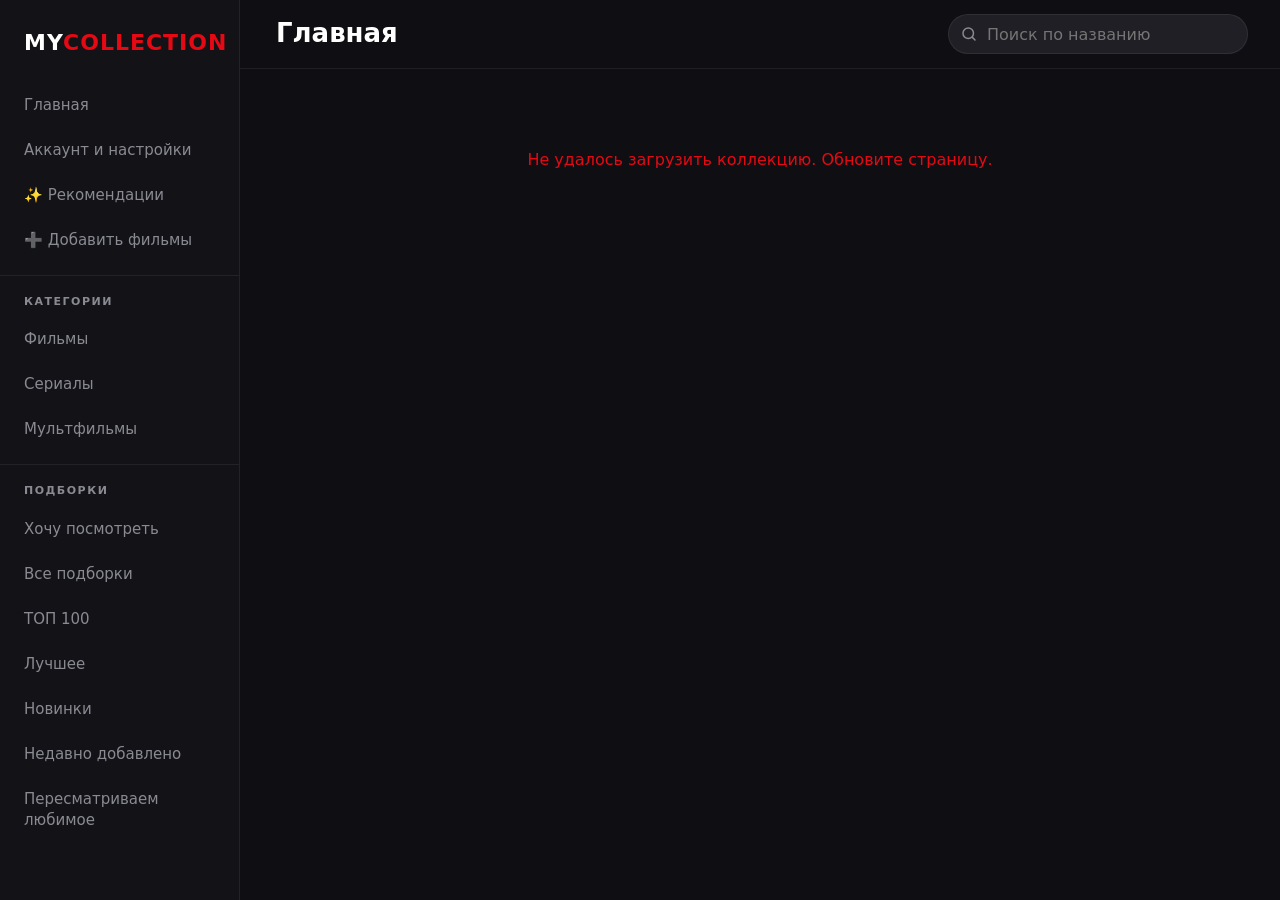
<file: index.html>
<!DOCTYPE html>
<html lang="ru">
<head>
    <meta charset="UTF-8">
    <meta name="viewport" content="width=device-width, initial-scale=1, viewport-fit=cover">
    <title>Моя коллекция</title>
    <meta name="description" content="Личная коллекция фильмов, сериалов и мультфильмов: оценки, отзывы, трейлеры и ТОП-100.">
    <meta name="theme-color" content="#0f0f13">
    <meta property="og:type" content="website">
    <meta property="og:site_name" content="Моя коллекция">
    <meta property="og:title" content="Моя коллекция фильмов">
    <meta property="og:description" content="Фильмы, сериалы и мультфильмы с моими оценками, отзывами и трейлерами.">
    <meta property="og:url" content="https://h0usehome.github.io/top_films_by_me/">
    <meta property="og:image" content="https://h0usehome.github.io/top_films_by_me/og-image.png">
    <meta property="og:image:width" content="1200">
    <meta property="og:image:height" content="630">
    <meta property="og:locale" content="ru_RU">
    <meta name="twitter:card" content="summary_large_image">
    <link rel="icon" type="image/svg+xml" href="favicon.svg">
    <link rel="apple-touch-icon" href="apple-touch-icon.png">
    <link rel="preconnect" href="https://ktacbvcwsyajpeacdmwt.supabase.co" crossorigin>
    <link rel="preconnect" href="https://image.tmdb.org">
    <link rel="preconnect" href="https://avatars.mds.yandex.net">
    <meta name="format-detection" content="telephone=no">
    <link rel="stylesheet" href="style.css?v=discover-4">
    <script src="config.js" defer></script>
    <script src="common.js" defer></script>
    <script src="tg.js" defer></script>
    <script src="tmdb-helper.js" defer></script>
    <script src="tastes.js?v=taste-genres-1" defer></script>
    <script src="discover.js?v=discover-review-1" defer></script>
    <script src="app.js?v=taste-onboarding-1" defer></script>
</head>
<body>
    <a class="skip-link" href="#contentGrid">К содержимому</a>

    <nav class="sidebar" id="sidebar" aria-label="Разделы">
        <div class="brand">MY<span>COLLECTION</span></div>
        <div class="brand-owner" id="brandOwner"></div>
        <a class="nav-item" href="./" data-nav data-key="main">Главная</a>
        <a class="nav-item" href="?view=account" data-nav data-key="account">Аккаунт и настройки</a>
        <a class="nav-item" href="?view=recs" data-nav data-key="recs">✨ Рекомендации</a>
        <a class="nav-item" href="?view=discover" data-nav data-key="discover">➕ Добавить фильмы</a>

        <h3>Категории</h3>
        <a class="nav-item" href="?view=movies" data-nav data-key="movies">Фильмы</a>
        <a class="nav-item" href="?view=series" data-nav data-key="series">Сериалы</a>
        <a class="nav-item" href="?view=cartoons" data-nav data-key="cartoons">Мультфильмы</a>

        <h3>Подборки</h3>
        <a class="nav-item" href="?view=watch" data-nav data-key="watch">Хочу посмотреть</a>
        <a class="nav-item" href="?view=collections" data-nav data-key="collections">Все подборки</a>
        <a class="nav-item" href="?view=top100" data-nav data-key="top100">ТОП 100</a>
        <a class="nav-item" href="?view=best" data-nav data-key="best">Лучшее</a>
        <a class="nav-item" href="?view=new" data-nav data-key="new">Новинки</a>
        <a class="nav-item" href="?view=recent" data-nav data-key="recent">Недавно добавлено</a>
        <a class="nav-item" href="?view=rewatch" data-nav data-key="rewatch">Пересматриваем любимое</a>

        <h3 id="listsHeading" hidden>Мои списки</h3>
        <div id="dynamicLists"></div>
    </nav>
    <div class="sidebar-overlay" data-action="close-drawer"></div>

    <main class="main">
        <header class="header" id="header">
            <div class="header-row">
                <button type="button" class="icon-btn burger" id="burger" data-action="drawer" aria-label="Меню" aria-controls="sidebar" aria-expanded="false">
                    <svg viewBox="0 0 24 24" aria-hidden="true"><path d="M3 6h18M3 12h18M3 18h18"/></svg>
                </button>
                <a class="icon-btn back-btn" id="backToMain" href="./" data-nav aria-label="На главную" hidden>
                    <svg viewBox="0 0 24 24" aria-hidden="true"><path d="M15 5l-7 7 7 7"/></svg>
                </a>
                <h1 class="page-title" id="pageTitle">Главная</h1>
                <form class="search" id="searchForm" role="search">
                    <svg viewBox="0 0 24 24" aria-hidden="true"><circle cx="11" cy="11" r="7"/><path d="M20 20l-3.5-3.5"/></svg>
                    <input type="search" id="search" placeholder="Поиск по названию" aria-label="Поиск по названию" autocomplete="off" enterkeyhint="search">
                </form>
                <button type="button" class="icon-btn search-toggle" data-action="search" aria-label="Поиск">
                    <svg viewBox="0 0 24 24" aria-hidden="true"><circle cx="11" cy="11" r="7"/><path d="M20 20l-3.5-3.5"/></svg>
                </button>
            </div>

            <div class="filters" id="filtersBar" hidden>
                <select class="select" id="genreSelect" aria-label="Жанр">
                </select>
                <select class="select" id="sortSelect" aria-label="Сортировка">
                    <option value="default">По умолчанию</option>
                    <option value="rating_desc">Рейтинг ↓</option>
                    <option value="rating_asc">Рейтинг ↑</option>
                    <option value="year_desc">Сначала новые</option>
                    <option value="year_asc">Сначала старые</option>
                    <option value="title">По названию</option>
                </select>
                <span class="result-count" id="resultCount"></span>
            </div>
        </header>

        <div class="content">
            <div class="grid" id="contentGrid" aria-live="polite">
                <div class="skeleton"></div><div class="skeleton"></div><div class="skeleton"></div>
                <div class="skeleton"></div><div class="skeleton"></div><div class="skeleton"></div>
            </div>
        </div>
    </main>

    <nav class="tabbar" aria-label="Основные разделы">
        <a href="./" data-nav data-key="main" data-also="watch movies series cartoons">
            <svg viewBox="0 0 24 24" aria-hidden="true"><path d="M3 11l9-7 9 7v9h-6v-6H9v6H3z"/></svg>Главная
        </a>
        <a href="?view=discover" data-nav data-key="discover" data-personal>
            <svg viewBox="0 0 24 24" aria-hidden="true"><circle cx="10.5" cy="10.5" r="6.5"/><path d="m16 16 4 4"/></svg>Найти
        </a>
        <a href="?view=collections" data-nav data-key="collections" data-also="top100 best new recent rewatch list recs">
            <svg viewBox="0 0 24 24" aria-hidden="true"><path d="M12 3 3 8l9 5 9-5ZM3 12l9 5 9-5M3 16l9 5 9-5"/></svg>Подборки
        </a>
        <a href="?view=account" data-nav data-key="account" data-also="tastes" data-personal>
            <span class="tab-icon" id="accountTabIcon"><svg viewBox="0 0 24 24" aria-hidden="true"><circle cx="12" cy="8" r="4"/><path d="M4 21a8 8 0 0 1 16 0"/></svg></span>Профиль
        </a>
    </nav>

    <div class="modal-overlay" id="modalOverlay" hidden>
        <div class="modal" role="dialog" aria-modal="true" aria-labelledby="filmTitle">
            <button type="button" class="modal-close" data-action="close-film" aria-label="Назад"><span aria-hidden="true">‹</span></button>
            <div class="modal-scroll" id="modalContent">
                <div class="film" id="modalBody"></div>
            </div>
        </div>
    </div>

    <div class="sheet-overlay" id="sheetOverlay" hidden>
        <div class="sheet" tabindex="-1" role="dialog" aria-modal="true" aria-label="Действия с фильмом">
            <div class="sheet-grabber" aria-hidden="true"></div>
            <div id="sheetBody"></div>
        </div>
    </div>

    <div class="toast" id="toast" role="status" aria-live="polite"></div>

    <div class="trailer-overlay" id="trailerOverlay" hidden>
        <button type="button" class="modal-close" data-action="close-trailer" aria-label="Закрыть трейлер">&times;</button>
        <div class="trailer-frame" id="trailerFrame"></div>
    </div>
</body>
</html>
</file>
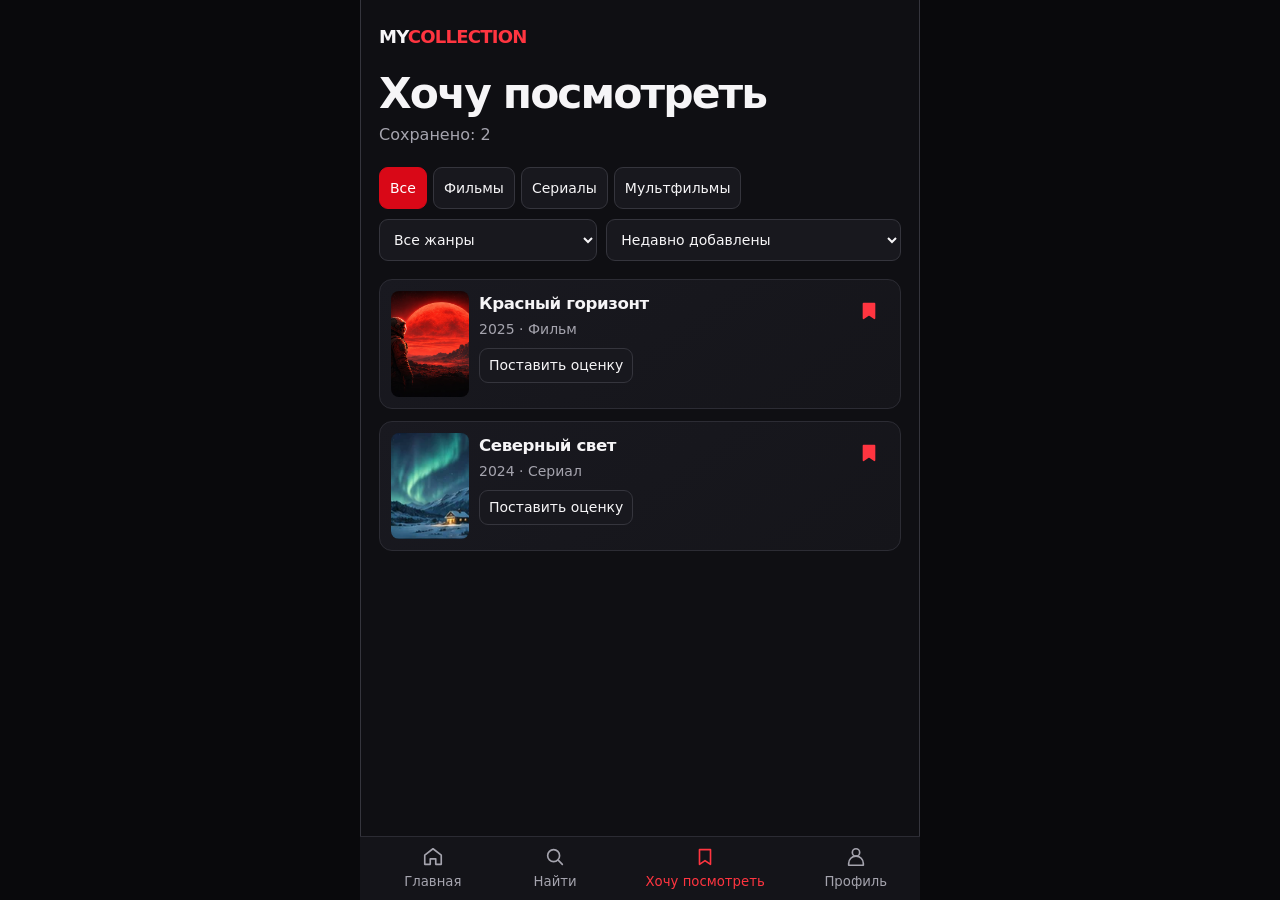
<file: preview/index.html>
<!doctype html>
<html lang="ru">
<head>
<meta charset="utf-8">
<meta name="viewport" content="width=device-width, initial-scale=1, viewport-fit=cover">
<meta name="theme-color" content="#0f0f13">
<title>MyCollection — тестовая версия</title>
<link rel="stylesheet" href="style.css">
<script src="app.js" defer></script>
</head>
<body>
<div id="app" class="shell"></div>
<dialog id="dialog"></dialog>
<div id="notice" role="status" aria-live="polite" hidden></div>
</body>
</html>
</file>
<file: style.css>
:root {
    --bg: #0f0f13;
    --surface: #18181d;
    --surface-2: #1f1f25;
    --border: rgba(255, 255, 255, 0.07);
    --primary: #e50914;
    --primary-glow: rgba(229, 9, 20, 0.35);
    --text: #fff;
    --muted: #8a8a93;
    --gold: #f5c518;

    --sidebar-w: 240px;
    --tabbar-h: 58px;
    --pad: 16px;
    --gap: 12px;
    --card-min: 140px;
    --row-card: clamp(128px, 36vw, 170px);
    --radius: 12px;

    /* Внутри Telegram отступы приходят в переменных --tg-*-safe-area-inset-* */
    --safe-top: calc(max(env(safe-area-inset-top, 0px), var(--tg-safe-area-inset-top, 0px)) + var(--tg-content-safe-area-inset-top, 0px));
    --safe-bottom: calc(max(env(safe-area-inset-bottom, 0px), var(--tg-safe-area-inset-bottom, 0px)) + var(--tg-content-safe-area-inset-bottom, 0px));
    --safe-left: max(env(safe-area-inset-left, 0px), var(--tg-safe-area-inset-left, 0px));
    --safe-right: max(env(safe-area-inset-right, 0px), var(--tg-safe-area-inset-right, 0px));
}

*, *::before, *::after { box-sizing: border-box; margin: 0; padding: 0; }
html { -webkit-text-size-adjust: 100%; text-size-adjust: 100%; color-scheme: dark; }
html.no-scroll { overflow: hidden; }
body {
    min-height: 100vh;
    min-height: 100dvh;
    background: var(--bg);
    color: var(--text);
    font-family: 'Segoe UI', system-ui, -apple-system, Roboto, sans-serif;
    line-height: 1.4;
    -webkit-tap-highlight-color: transparent;
}
a { color: inherit; text-decoration: none; }
button, input, select { font: inherit; color: inherit; }
button { cursor: pointer; background: none; border: none; }
img { display: block; max-width: 100%; }
[hidden] { display: none !important; }
:focus-visible { outline: 2px solid var(--primary); outline-offset: 2px; }

/* Telegram Mini App: системная кнопка «Назад» заменяет нашу, без «резинки» при прокрутке */
html.tg, html.tg body { overscroll-behavior: none; }
html.tg .header .back-btn { display: none; }

.skip-link {
    position: absolute; left: 8px; top: -60px; z-index: 2000;
    padding: 10px 16px; border-radius: 8px; background: var(--primary);
}
.skip-link:focus { top: calc(8px + var(--safe-top)); }

.icon-btn {
    flex: 0 0 auto; width: 44px; height: 44px; border-radius: 50%;
    display: inline-flex; align-items: center; justify-content: center;
}
.icon-btn svg, .search svg, .tabbar svg {
    width: 24px; height: 24px; fill: none; stroke: currentColor;
    stroke-width: 2; stroke-linecap: round; stroke-linejoin: round;
}
.icon-btn:active { background: rgba(255, 255, 255, 0.08); }

/* ---------- Боковое меню (на телефоне и планшете — выезжающее) ---------- */

.sidebar {
    position: fixed; inset: 0 auto 0 0; z-index: 300;
    width: min(85vw, 300px);
    height: 100vh; height: 100dvh;
    padding: calc(24px + var(--safe-top)) 0 calc(24px + var(--safe-bottom)) var(--safe-left);
    background: #121217;
    border-right: 1px solid var(--border);
    overflow-y: auto; overscroll-behavior: contain;
    scrollbar-width: thin; scrollbar-color: rgba(255, 255, 255, 0.1) transparent;
    transform: translateX(-100%);
    visibility: hidden;
    transition: transform 0.25s ease, visibility 0.25s;
}
.drawer-open .sidebar { transform: none; visibility: visible; }

.sidebar-overlay {
    position: fixed; inset: 0; z-index: 250;
    background: rgba(0, 0, 0, 0.6);
    opacity: 0; pointer-events: none;
    transition: opacity 0.25s;
}
.drawer-open .sidebar-overlay { opacity: 1; pointer-events: auto; }

.brand { padding: 0 24px; margin-bottom: 24px; font-size: 22px; font-weight: 800; letter-spacing: 1px; }
.brand span { color: var(--primary); }
.brand-owner {
    display: flex; align-items: center; gap: 10px;
    margin: -12px 24px 16px; color: var(--muted); font-size: 13px; font-weight: 600;
}
.brand-owner:empty { display: none; }
.brand-owner span { min-width: 0; overflow: hidden; text-overflow: ellipsis; white-space: nowrap; }
.sidebar h3 {
    margin-top: 12px; padding: 18px 24px 8px;
    border-top: 1px solid var(--border);
    color: var(--muted); font-size: 11px; font-weight: 600; text-transform: uppercase; letter-spacing: 1.5px;
}
.nav-item {
    display: block; padding: 12px 24px; min-height: 44px;
    color: var(--muted); font-size: 15px; font-weight: 500;
    border-right: 3px solid transparent;
    overflow-wrap: anywhere;
    transition: color 0.2s, background 0.2s;
}
.nav-item:hover { color: var(--text); background: rgba(255, 255, 255, 0.04); }
.nav-item.active {
    color: var(--text); border-right-color: var(--primary);
    background: linear-gradient(90deg, transparent, rgba(229, 9, 20, 0.15));
}

/* ---------- Шапка ---------- */

.main { min-width: 0; padding-bottom: calc(var(--tabbar-h) + var(--safe-bottom)); }

.header {
    position: sticky; top: 0; z-index: 100;
    padding: calc(8px + var(--safe-top)) calc(8px + var(--safe-right)) 8px calc(8px + var(--safe-left));
    background: rgba(15, 15, 19, 0.96);
    border-bottom: 1px solid var(--border);
}
.header-row { display: flex; align-items: center; gap: 4px; min-height: 44px; }
.page-title {
    flex: 1; min-width: 0; padding-left: 4px;
    font-size: 20px; font-weight: 800; line-height: 1.2;
    overflow: hidden; text-overflow: ellipsis; white-space: nowrap;
}

.search {
    display: none; flex: 1; position: relative; align-items: center;
}
.search svg { position: absolute; left: 12px; width: 18px; height: 18px; color: var(--muted); pointer-events: none; }
.search input {
    width: 100%; height: 40px; padding: 0 12px 0 38px;
    background: var(--surface-2); border: 1px solid var(--border); border-radius: 20px;
    font-size: 16px; outline: none;
}
.search input:focus { border-color: var(--primary); }
.search input::-webkit-search-cancel-button { filter: invert(1) opacity(0.5); }

/* На телефоне строка поиска раскрывается вместо заголовка */
.header.search-open .search { display: flex; }
.header.search-open .page-title,
.header.search-open .search-toggle,
.header.search-open .back-btn { display: none; }

.filters {
    display: flex; align-items: center; gap: 8px;
    margin-top: 8px; padding: 0 8px 2px;
    overflow-x: auto; scrollbar-width: none;
}
.filters::-webkit-scrollbar { display: none; }
.select {
    flex: 1 1 0; min-width: 0; height: 36px; padding: 0 30px 0 12px;
    background: var(--surface-2) url("data:image/svg+xml,%3Csvg xmlns='http://www.w3.org/2000/svg' width='10' height='6'%3E%3Cpath d='M1 1l4 4 4-4' stroke='%238a8a93' stroke-width='1.5' fill='none'/%3E%3C/svg%3E") no-repeat right 12px center;
    border: 1px solid var(--border); border-radius: 18px;
    font-size: 14px; appearance: none; cursor: pointer; outline: none;
}
.select:focus-visible { border-color: var(--primary); }
.result-count { display: none; flex: 0 0 auto; margin-left: auto; color: var(--muted); font-size: 13px; white-space: nowrap; }

/* ---------- Нижняя навигация (телефон) ---------- */

.tabbar {
    position: fixed; left: 0; right: 0; bottom: 0; z-index: 200;
    display: grid; grid-template-columns: repeat(4, minmax(0, 1fr));
    height: calc(var(--tabbar-h) + var(--safe-bottom));
    padding: 0 calc(4px + var(--safe-right)) var(--safe-bottom) calc(4px + var(--safe-left));
    background: #121217; border-top: 1px solid var(--border);
}
.tabbar a {
    min-width: 0; display: flex; flex-direction: column; align-items: center; justify-content: center;
    gap: 4px; color: var(--muted); font-size: clamp(11px, 3vw, 13px); font-weight: 600; white-space: nowrap;
}
.tabbar a svg { width: 22px; height: 22px; }
.tabbar a.active { color: #ff5059; }
.tabbar a.active .avatar-tab { box-shadow: 0 0 0 2px var(--primary); }

.tab-icon { display: flex; align-items: center; justify-content: center; width: 22px; height: 22px; }
.tab-icon svg { width: 22px; height: 22px; }

/* ---------- Контент ---------- */

.content {
    max-width: 1800px; margin: 0 auto;
    padding: var(--pad) calc(var(--pad) + var(--safe-right)) calc(var(--pad) * 2) calc(var(--pad) + var(--safe-left));
}

.grid { display: grid; grid-template-columns: repeat(auto-fill, minmax(var(--card-min), 1fr)); gap: var(--gap); }

.skeleton {
    aspect-ratio: 2 / 3; border-radius: var(--radius);
    background: linear-gradient(100deg, var(--surface) 40%, var(--surface-2) 50%, var(--surface) 60%) 0 0 / 200% 100%;
    animation: shimmer 1.4s linear infinite;
}
@keyframes shimmer { to { background-position: -200% 0; } }

.empty-state { grid-column: 1 / -1; padding: 48px 0; text-align: center; color: var(--muted); font-size: 16px; }
.empty-state.error { color: var(--primary); }
.muted { color: var(--muted); }

/* ---------- Карточка ---------- */

.card, .tcard {
    position: relative; min-width: 0;
    border-radius: var(--radius); border: 1px solid var(--border);
    background: var(--surface);
}
.card-link, .tcard-btn { display: block; width: 100%; padding: 0; text-align: left; }
.card .poster, .tcard .poster {
    display: block; width: 100%; height: auto; aspect-ratio: 2 / 3; object-fit: cover;
    border-radius: calc(var(--radius) - 1px) calc(var(--radius) - 1px) 0 0;
}
.card-caption, .tcard-caption { display: block; padding: 9px 9px 11px; }
.card-title, .tcard-title {
    font-size: 14px; font-weight: 800; line-height: 1.2; block-size: 2.4em; margin-bottom: 4px;
    display: -webkit-box; -webkit-line-clamp: 2; -webkit-box-orient: vertical;
    overflow: hidden; overflow-wrap: anywhere;
}
.card-meta, .tcard-meta {
    display: block; font-size: 12px; color: #b0b0b0; font-weight: 600;
    white-space: nowrap; overflow: hidden; text-overflow: ellipsis;
}
.card-badge {
    position: absolute; top: 8px; right: 8px;
    padding: 3px 7px; border-radius: 7px;
    background: rgba(0, 0, 0, 0.7); color: var(--gold);
    font-size: 12px; font-weight: 800; pointer-events: none;
}
.card-trailer, .top-trailer {
    display: flex; align-items: center; justify-content: center;
    width: 36px; height: 36px; padding-left: 3px; border-radius: 50%;
    background: rgba(229, 9, 20, 0.9); color: #fff; font-size: 13px;
}
.card-trailer { position: absolute; left: 8px; top: 8px; z-index: 1; width: 32px; height: 32px; font-size: 12px; }
/* Зона нажатия 44px при кнопке 32px */
.card-trailer::after { content: ''; position: absolute; inset: -6px; }

/* Меню «⋯» — для мыши; на телефоне то же меню открывается долгим нажатием */
.card-more {
    position: absolute; right: 8px; top: 8px; z-index: 1;
    display: none; align-items: center; justify-content: center;
    width: 32px; height: 32px; border-radius: 50%;
    background: rgba(0, 0, 0, 0.7); color: #fff;
}
.card-more svg { width: 18px; height: 18px; fill: currentColor; }

/* Карточки не выделяются и не показывают системное меню ссылки при удержании */
.card, .top-row { -webkit-touch-callout: none; -webkit-user-select: none; user-select: none; }
.card img, .top-row img { -webkit-user-drag: none; }
.card { transition: transform 0.2s ease, filter 0.2s; }
.card.pressing, .top-row.pressing { transform: scale(0.95); filter: brightness(0.8); transition-duration: 0.45s; }

/* ---------- Аватары ---------- */

.avatar { flex: 0 0 auto; width: 40px; height: 40px; border-radius: 50%; object-fit: cover; background: var(--surface-2); }
.avatar-letter {
    display: inline-flex; align-items: center; justify-content: center;
    background: linear-gradient(145deg, #ff2a35, #8a050c); color: #fff; font-weight: 800;
}
.avatar-sm { width: 26px; height: 26px; font-size: 12px; }
.avatar-tab { width: 22px; height: 22px; font-size: 10px; }
.avatar-lg { width: 52px; height: 52px; font-size: 22px; }
.avatar-xl { width: 72px; height: 72px; font-size: 30px; }

/* ---------- Чужая коллекция ---------- */

.owner-banner {
    display: flex; align-items: center; gap: 14px;
    margin-bottom: 18px; padding: 14px;
    background: linear-gradient(120deg, rgba(229, 9, 20, 0.16), var(--surface) 60%);
    border: 1px solid var(--border); border-radius: 16px;
}
.owner-banner-text { flex: 1; min-width: 0; }
.owner-banner-title { font-size: 17px; font-weight: 800; overflow: hidden; text-overflow: ellipsis; white-space: nowrap; }
@media (max-width: 479px) {
    .owner-banner { flex-wrap: wrap; }
    .owner-banner .btn-pill { flex: 1 1 100%; }
}
.owner-banner-sub { margin-top: 2px; color: var(--muted); font-size: 13px; overflow: hidden; text-overflow: ellipsis; white-space: nowrap; }

.btn-pill {
    display: inline-flex; align-items: center; justify-content: center; gap: 8px;
    flex: 0 0 auto; min-height: 40px; padding: 0 16px; border-radius: 20px;
    background: rgba(255, 255, 255, 0.08); border: 1px solid var(--border);
    color: var(--text); font-size: 14px; font-weight: 700; white-space: nowrap;
}
.btn-pill:active { transform: scale(0.97); }
.btn-pill-primary { background: var(--primary); border-color: var(--primary); }
.btn-pill:disabled { opacity: 0.6; }

.empty-state .btn-pill { margin-top: 16px; }
.welcome { max-width: 420px; margin: 0 auto; }
.welcome h2 { margin-bottom: 8px; color: var(--text); font-size: 22px; }
.welcome p { font-size: 15px; line-height: 1.5; }
.welcome-emoji { margin-bottom: 12px; font-size: 48px; line-height: 1; }

/* ---------- Аккаунт ---------- */

.account { max-width: 560px; margin: 0 auto; display: flex; flex-direction: column; gap: 12px; }
.account-card { padding: 18px; background: var(--surface); border: 1px solid var(--border); border-radius: 16px; }
.account-hero { padding: 32px 20px; text-align: center; }
.account-hero h2 { margin-bottom: 8px; font-size: 22px; }
.account-hero p { line-height: 1.5; }
.account-hero .btn-pill { margin-top: 18px; }
.account-profile { display: flex; align-items: center; gap: 16px; }
.account-profile-text { min-width: 0; }
.account-profile h2 { font-size: 20px; overflow-wrap: anywhere; }

.account-actions { display: grid; grid-template-columns: repeat(auto-fit, minmax(140px, 1fr)); gap: 10px; }
.account-tile {
    display: flex; flex-direction: column; align-items: flex-start; gap: 8px;
    padding: 14px; text-align: left;
    background: var(--surface); border: 1px solid var(--border); border-radius: 14px;
    font-size: 14px; font-weight: 700;
}
.account-tile span { font-size: 22px; line-height: 1; }
.account-tile:active { transform: scale(0.98); }

.account-heading {
    margin: 12px 4px 0; color: var(--muted);
    font-size: 12px; font-weight: 700; text-transform: uppercase; letter-spacing: 1px;
}
.account-menu { background: var(--surface); border: 1px solid var(--border); border-radius: 16px; overflow: hidden; }
.account-row {
    display: flex; align-items: center; gap: 14px;
    min-height: 52px; padding: 0 16px; font-size: 15px; font-weight: 600;
}
.account-row + .account-row { border-top: 1px solid var(--border); }
.account-row span { width: 24px; text-align: center; font-size: 18px; }
.account-row i { margin-left: auto; color: var(--muted); font-style: normal; font-size: 22px; }
.account-row:active { background: rgba(255, 255, 255, 0.05); }

.account-form { display: flex; flex-direction: column; gap: 14px; }
.account-form label { display: flex; flex-direction: column; gap: 6px; color: var(--muted); font-size: 13px; font-weight: 600; }
.account-form input {
    width: 100%; height: 44px; padding: 0 12px;
    background: var(--surface-2); border: 1px solid var(--border); border-radius: 10px;
    color: var(--text); font-size: 16px; outline: none;
}
.account-form input:focus { border-color: var(--primary); }
.input-prefix { display: flex; align-items: center; background: var(--surface-2); border: 1px solid var(--border); border-radius: 10px; }
.input-prefix:focus-within { border-color: var(--primary); }
.input-prefix b { padding-left: 12px; color: var(--muted); font-weight: 600; }
.input-prefix input { border: 0; background: none; padding-left: 2px; }
.account-form small { font-weight: 400; font-size: 12px; }
.account-form .btn-pill { align-self: flex-start; }
.form-status { min-height: 18px; color: var(--muted); font-size: 13px; }
.account-link { padding: 12px; text-align: center; font-size: 14px; }
.muted-link { color: var(--muted); }

/* ---------- Подборки ---------- */

.collections { display: flex; flex-direction: column; gap: 12px; }
.coll-heading { margin-top: 8px; font-size: 20px; font-weight: 800; }
.coll-heading:first-child { margin-top: 0; }
.coll-grid { display: grid; grid-template-columns: repeat(auto-fill, minmax(280px, 1fr)); gap: 10px; }
.coll-tile {
    display: flex; align-items: center; gap: 16px;
    min-height: 96px; padding: 12px 16px 12px 12px;
    background: var(--surface); border: 1px solid var(--border); border-radius: 16px;
    transition: border-color 0.2s, transform 0.15s;
}
.coll-tile:active { transform: scale(0.98); }
.coll-covers { position: relative; flex: 0 0 auto; width: 84px; height: 72px; }
.coll-cover {
    position: absolute; top: 0; width: 48px; height: 72px; border-radius: 6px; overflow: hidden;
    background: var(--surface-2); box-shadow: 0 4px 12px rgba(0, 0, 0, 0.5); border: 1px solid rgba(255, 255, 255, 0.08);
}
.coll-cover .poster { width: 100%; height: 100%; object-fit: cover; }
.coll-cover-0 { left: 0; z-index: 3; }
.coll-cover-1 { left: 18px; z-index: 2; transform: scale(0.9); transform-origin: left center; opacity: 0.85; }
.coll-cover-2 { left: 34px; z-index: 1; transform: scale(0.8); transform-origin: left center; opacity: 0.6; }
.coll-empty { display: block; }
.coll-text { flex: 1; min-width: 0; display: flex; flex-direction: column; gap: 4px; }
.coll-title { font-size: 16px; font-weight: 800; overflow: hidden; text-overflow: ellipsis; white-space: nowrap; }
.coll-hint { color: var(--muted); font-size: 13px; overflow: hidden; text-overflow: ellipsis; white-space: nowrap; }
.coll-count {
    flex: 0 0 auto; min-width: 34px; padding: 4px 10px; border-radius: 12px; text-align: center;
    background: rgba(229, 9, 20, 0.15); color: #ff5a5a; font-size: 14px; font-weight: 800;
}
.collections .empty-state { padding: 20px 0; }

/* ---------- Профиль ---------- */

.account-note { margin: -4px 4px 0; color: var(--muted); font-size: 13px; line-height: 1.45; }
.profile-preview {
    display: flex; align-items: center; gap: 14px; padding: 14px;
    background: linear-gradient(120deg, rgba(229, 9, 20, 0.16), var(--surface-2) 60%);
    border: 1px solid var(--border); border-radius: 14px;
}
.profile-preview .owner-banner-text { min-width: 0; }
.profile-link {
    display: flex; align-items: center; gap: 10px;
    padding: 10px 10px 10px 14px; border-radius: 10px;
    background: var(--surface-2); border: 1px dashed rgba(255, 255, 255, 0.15);
}
.profile-link span { flex: 1; min-width: 0; color: #c4c4c4; font-size: 13px; overflow-wrap: anywhere; }
.btn-sm { min-height: 32px; padding: 0 12px; font-size: 13px; }
.input-prefix b { flex: 0 0 auto; white-space: nowrap; }

/* ---------- Меню действий (снизу) ---------- */

.sheet-overlay {
    position: fixed; inset: 0; z-index: 1200;
    display: flex; align-items: flex-end; justify-content: center;
    background: rgba(0, 0, 0, 0); transition: background 0.22s;
}
.sheet-overlay.active { background: rgba(0, 0, 0, 0.6); }
.sheet {
    width: 100%; max-width: 480px;
    padding: 8px calc(16px + var(--safe-right)) calc(16px + var(--safe-bottom)) calc(16px + var(--safe-left));
    background: #1a1a20; border: 1px solid var(--border); border-bottom: 0;
    border-radius: 20px 20px 0 0;
    box-shadow: 0 -10px 40px rgba(0, 0, 0, 0.5);
    transform: translateY(100%); transition: transform 0.22s cubic-bezier(0.2, 0.8, 0.3, 1);
}
.sheet-overlay.active .sheet { transform: none; }
.sheet:focus { outline: none; }
.sheet-grabber { width: 40px; height: 4px; margin: 0 auto 14px; border-radius: 2px; background: rgba(255, 255, 255, 0.2); }
.sheet-head { display: flex; align-items: center; gap: 14px; margin-bottom: 16px; }
.sheet-poster { flex: 0 0 auto; width: 52px; height: 78px; object-fit: cover; border-radius: 8px; }
.sheet-head-text { min-width: 0; }
.sheet-title { font-size: 17px; font-weight: 800; line-height: 1.25; display: -webkit-box; -webkit-line-clamp: 2; -webkit-box-orient: vertical; overflow: hidden; }
.sheet-meta { margin-top: 4px; color: var(--muted); font-size: 13px; }
.sheet-actions { display: flex; flex-direction: column; background: var(--surface-2); border-radius: 14px; overflow: hidden; }
.sheet-btn {
    display: flex; align-items: center; gap: 14px;
    min-height: 52px; padding: 0 16px; text-align: left;
    font-size: 16px; font-weight: 600;
}
.sheet-btn + .sheet-btn { border-top: 1px solid var(--border); }
.sheet-btn svg { width: 22px; height: 22px; fill: none; stroke: currentColor; stroke-width: 2; stroke-linecap: round; stroke-linejoin: round; color: var(--muted); }
.sheet-btn-primary, .sheet-btn-primary svg { color: #ff4d55; }
.sheet-btn:active { background: rgba(255, 255, 255, 0.06); }
.sheet-cancel {
    width: 100%; min-height: 50px; margin-top: 10px; border-radius: 14px;
    background: var(--surface-2); font-size: 16px; font-weight: 700;
}

/* ---------- Добавление фильмов и рекомендации (discover.js) ---------- */

.sheet { max-height: calc(100dvh - 16px); overflow-y: auto; overscroll-behavior: contain; }

.dc-hero { max-width: 560px; margin: 0 0 16px; }
.dc-hero h2 { margin-bottom: 6px; font-size: 22px; font-weight: 900; }
.dc-hero p { color: var(--muted); font-size: 14px; line-height: 1.45; }
.dc-lead { margin-bottom: 14px; color: var(--muted); font-size: 14px; }

.dc-search { position: relative; display: flex; align-items: center; margin-bottom: 14px; }
.dc-search svg {
    position: absolute; left: 14px; width: 20px; height: 20px; color: var(--muted); pointer-events: none;
    fill: none; stroke: currentColor; stroke-width: 2; stroke-linecap: round;
}
.dc-search input {
    width: 100%; height: 48px; padding: 0 16px 0 44px;
    background: var(--surface-2); border: 1px solid var(--border); border-radius: 14px;
    font-size: 16px; outline: none;
}
.dc-search input:focus { border-color: var(--primary); }

.dc-tabs { display: flex; flex-wrap: wrap; gap: 4px; padding: 4px; margin-bottom: 16px; background: var(--surface); border: 1px solid var(--border); border-radius: 12px; }
.dc-tabs button { flex: 1 0 auto; min-height: 40px; padding: 0 4px; border-radius: 9px; color: var(--muted); font-size: clamp(12px, 3.5vw, 15px); font-weight: 700; white-space: nowrap; }
.dc-tabs button.active { background: var(--surface-2); color: var(--text); box-shadow: 0 1px 3px rgba(0, 0, 0, 0.4); }

.dc-more { display: flex; justify-content: center; margin: -12px 0 20px; }
.dc-more:has([hidden]) { display: none; }
.home-row .skeleton { flex: 0 0 var(--row-card); }

/* Панель «Готово» над нижним меню */
.dc-bar {
    position: sticky; bottom: calc(var(--tabbar-h) + var(--safe-bottom) + 10px); z-index: 50;
    display: flex; align-items: center; gap: 12px;
    margin-top: 16px; padding: 10px 10px 10px 16px;
    background: rgba(26, 26, 32, 0.97); border: 1px solid var(--border); border-radius: 16px;
    box-shadow: 0 10px 30px rgba(0, 0, 0, 0.5);
    font-size: 13px; font-weight: 600; color: #ccc;
}
.dc-bar span { flex: 1; min-width: 0; }
.dc-bar .btn-pill { flex: 0 0 auto; margin: 0; }

.home-actions { display: flex; gap: 8px; margin: -12px 0 24px; }
.home-actions .btn-pill { flex: 1; justify-content: center; }

.dc-hint {
    display: flex; flex-wrap: wrap; align-items: center; justify-content: space-between; gap: 12px;
    margin-bottom: 24px; padding: 14px 16px;
    background: linear-gradient(135deg, rgba(229, 9, 20, 0.16), rgba(229, 9, 20, 0.04));
    border: 1px solid rgba(229, 9, 20, 0.3); border-radius: 14px; font-size: 14px; line-height: 1.4;
}
.dc-hint .btn-pill { margin: 0; }
.recs-grid { margin: 12px 0 32px; }

/* Карточка фильма из TMDB */
.home-row .tcard { flex: 0 0 var(--row-card); scroll-snap-align: start; }
.tcard .poster { transition: filter 0.2s; }
.tcard-reason {
    margin-top: 4px; font-size: 11px; color: #ff8a8f; font-weight: 600;
    display: -webkit-box; -webkit-line-clamp: 2; -webkit-box-orient: vertical; overflow: hidden;
}
.tcard-mark {
    position: absolute; top: 8px; right: 8px;
    min-width: 30px; height: 30px; padding: 0 8px; border-radius: 15px;
    display: flex; align-items: center; justify-content: center;
    background: rgba(0, 0, 0, 0.65); border: 1px solid rgba(255, 255, 255, 0.25);
    font-size: 18px; font-weight: 700; line-height: 1;
}
.tcard-mark.is-rated { background: rgba(0, 0, 0, 0.75); border-color: transparent; color: var(--gold); font-size: 13px; font-weight: 800; }
.tcard-mark.is-want { background: rgba(0, 0, 0, 0.75); border-color: transparent; font-size: 14px; }
.tcard-mark.is-busy::after {
    content: ''; width: 14px; height: 14px; border-radius: 50%;
    border: 2px solid rgba(255, 255, 255, 0.3); border-top-color: #fff; animation: spin 0.7s linear infinite;
}
@keyframes spin { to { transform: rotate(360deg); } }
.tcard.is-owned { border-color: rgba(245, 197, 24, 0.5); }
.tcard.is-owned .poster { filter: brightness(0.75); }
.tcard-btn:active .poster { filter: brightness(0.6); }

/* Меню оценки */
.pick-overview {
    margin: -4px 0 14px; color: #c4c4c4; font-size: 14px; line-height: 1.5;
    display: -webkit-box; -webkit-line-clamp: 4; -webkit-box-orient: vertical; overflow: hidden;
}
.pick-label { margin-bottom: 8px; color: var(--muted); font-size: 13px; font-weight: 700; text-transform: uppercase; letter-spacing: 0.5px; }
.rate-row { display: grid; grid-template-columns: repeat(5, 1fr); gap: 6px; margin-bottom: 14px; }
.rate-btn {
    min-height: 46px; border-radius: 12px;
    background: var(--surface-2); border: 1px solid var(--border);
    font-size: 17px; font-weight: 800;
}
.rate-btn.active, .rate-btn:active { background: var(--gold); border-color: var(--gold); color: #111; }
.sheet-btn.is-on { color: var(--gold); }
.sheet-btn-danger { color: #ff4d55; }

/* ---------- Интересы (tastes.js) ---------- */

.tastes { max-width: 680px; margin: 0 auto; }
.tastes .dc-hero { margin-left: auto; margin-right: auto; text-align: center; }
.taste-group { margin-bottom: 26px; }
.taste-group h3 { margin-bottom: 12px; text-align: center; color: var(--muted); font-size: 12px; font-weight: 700; text-transform: uppercase; letter-spacing: 0.8px; }

/* Облако круглых пузырьков: по центру, разного размера, с небольшими сдвигами */
.bubble-cloud { display: flex; flex-wrap: wrap; justify-content: center; align-items: center; gap: 10px 8px; padding: 8px 0; }
.bubble {
    --d: 92px;
    position: relative; flex: 0 0 auto;
    width: var(--d); height: var(--d); border-radius: 50%;
    display: flex; flex-direction: column; align-items: center; justify-content: center; gap: 3px;
    margin: 0 var(--dx, 0px);
    padding: 8px;
    background: radial-gradient(circle at 32% 28%, rgba(255, 255, 255, 0.14), rgba(255, 255, 255, 0.03) 55%), var(--surface-2);
    border: 1px solid rgba(255, 255, 255, 0.1);
    box-shadow: inset 0 -6px 14px rgba(0, 0, 0, 0.35), 0 6px 16px rgba(0, 0, 0, 0.3);
    text-align: center;
    transform: translateY(var(--dy, 0));
    transition: transform 0.35s cubic-bezier(0.34, 1.56, 0.64, 1), background 0.2s, border-color 0.2s, box-shadow 0.2s;
    animation: bubble-in 0.45s cubic-bezier(0.34, 1.56, 0.64, 1) backwards;
    animation-delay: var(--delay, 0ms);
}
.bubble-1 { --d: 104px; }
.bubble-2 { --d: 116px; }
.bubble-emoji { font-size: 26px; line-height: 1; }
.bubble-tight .bubble-label { font-size: 11px; }
.bubble-2 .bubble-emoji { font-size: 30px; }
.bubble-label {
    max-width: 100%; font-size: 12px; font-weight: 700; line-height: 1.15;
    -webkit-hyphens: auto; hyphens: auto;
    display: -webkit-box; -webkit-line-clamp: 3; -webkit-box-orient: vertical; overflow: hidden;
}
.bubble:active { transform: translateY(var(--dy, 0)) scale(0.93); }
.bubble.active {
    background: radial-gradient(circle at 32% 28%, rgba(255, 255, 255, 0.35), rgba(255, 255, 255, 0) 55%), var(--primary);
    border-color: rgba(255, 120, 125, 0.8);
    box-shadow: inset 0 -6px 14px rgba(0, 0, 0, 0.25), 0 0 0 4px rgba(229, 9, 20, 0.18), 0 8px 24px rgba(229, 9, 20, 0.35);
    transform: translateY(var(--dy, 0)) scale(1.07);
}
@keyframes bubble-in {
    from { opacity: 0; transform: translateY(var(--dy, 0)) scale(0.5); }
    to { opacity: 1; transform: translateY(var(--dy, 0)) scale(1); }
}
.taste-bar .btn-pill:disabled { opacity: 0.45; }
.taste-summary { margin-bottom: 16px; color: var(--muted); font-size: 13px; }
.taste-summary a { color: #ff6b72; font-weight: 600; }

@media (min-width: 600px) {
    .bubble { --d: 100px; }
    .bubble-1 { --d: 114px; }
    .bubble-2 { --d: 128px; }
    .bubble-label { font-size: 13px; }
    .bubble-cloud { gap: 14px 12px; }
}
@media (hover: hover) and (pointer: fine) {
    .bubble:hover { border-color: rgba(255, 255, 255, 0.35); }
}

/* ---------- Уведомление ---------- */

.toast {
    position: fixed; left: 50%; z-index: 1300;
    bottom: calc(var(--tabbar-h) + var(--safe-bottom) + 20px);
    padding: 10px 18px; border-radius: 20px;
    background: rgba(40, 40, 48, 0.97); border: 1px solid var(--border);
    font-size: 14px; font-weight: 600; white-space: nowrap;
    opacity: 0; pointer-events: none;
    transform: translate(-50%, 10px); transition: opacity 0.2s, transform 0.2s;
}
.toast.show { opacity: 1; transform: translate(-50%, 0); }

/* ---------- Главная ---------- */

.stats {
    display: grid; grid-template-columns: repeat(auto-fit, minmax(52px, 1fr)); gap: 6px;
    margin-bottom: 28px;
}
.stat {
    padding: 12px 4px; text-align: center;
    background: var(--surface); border: 1px solid var(--border); border-radius: 14px;
}
.stat-value { font-size: 22px; font-weight: 900; color: var(--primary); line-height: 1; }
.stat-label { margin-top: 6px; font-size: 10px; color: var(--muted); text-transform: uppercase; letter-spacing: 0.3px; font-weight: 600; }

.home-section { position: relative; margin-bottom: 28px; }
.home-section-header { display: flex; justify-content: space-between; align-items: baseline; gap: 12px; margin-bottom: 12px; }
.home-section-header h2 {
    min-width: 0; font-size: 18px; font-weight: 800; line-height: 1.25;
    display: -webkit-box; -webkit-line-clamp: 2; -webkit-box-orient: vertical; overflow: hidden;
}
.section-heading { min-width: 0; }
.section-kicker { display: block; margin-bottom: 2px; color: var(--muted); font-size: 12px; font-weight: 700; text-transform: uppercase; letter-spacing: 0.5px; }
.home-section-header h2 a:hover { color: var(--primary); }
.see-all { flex: 0 0 auto; padding: 6px 0; font-size: 13px; font-weight: 600; color: var(--muted); }
.see-all:hover { color: var(--primary); }

.home-row {
    display: flex; gap: var(--gap);
    margin: 0 calc(-1 * var(--pad)); padding: 0 var(--pad) 4px;
    overflow-x: auto; overscroll-behavior-x: contain;
    scroll-snap-type: x mandatory; scroll-padding: 0 var(--pad);
    scrollbar-width: none;
}
.home-row::-webkit-scrollbar { display: none; }
.home-row .card { flex: 0 0 var(--row-card); scroll-snap-align: start; }
.home-section.scrollable::after {
    content: ''; position: absolute; right: calc(-1 * var(--pad)); bottom: 4px; width: 32px; height: calc(var(--row-card) * 1.5);
    background: linear-gradient(to right, transparent, var(--bg));
    pointer-events: none;
}

/* ---------- ТОП 100 ---------- */

.top-list { display: flex; flex-direction: column; gap: 8px; }
.top-row {
    position: relative; display: flex; align-items: center;
    background: var(--surface); border: 1px solid var(--border); border-radius: var(--radius);
}
.top-link { flex: 1; min-width: 0; display: flex; align-items: center; gap: 12px; padding: 8px 12px; }
.top-rank {
    flex: 0 0 40px; text-align: center;
    font-size: 26px; font-weight: 900; font-style: italic; color: #3a3a42; line-height: 1;
}
.top-rank.gold, .top-rank.silver, .top-rank.bronze { -webkit-background-clip: text; background-clip: text; -webkit-text-fill-color: transparent; }
.top-rank.gold { background-image: linear-gradient(180deg, #ffd700, #b8860b); }
.top-rank.silver { background-image: linear-gradient(180deg, #e0e0e0, #888); }
.top-rank.bronze { background-image: linear-gradient(180deg, #cd7f32, #8b4513); }
.top-poster { flex: 0 0 52px; width: 52px; height: 78px; object-fit: cover; border-radius: 6px; }
.top-info { min-width: 0; display: flex; flex-direction: column; gap: 4px; }
.top-title { font-size: 16px; font-weight: 700; overflow: hidden; text-overflow: ellipsis; display: -webkit-box; -webkit-line-clamp: 2; -webkit-box-orient: vertical; }
.top-meta { font-size: 13px; color: var(--muted); }
.top-meta .rating { margin-left: 8px; color: var(--gold); font-weight: 700; }
.top-trailer { flex: 0 0 auto; margin-right: 12px; }

/* ---------- Окно фильма ---------- */

.modal-overlay, .trailer-overlay {
    position: fixed; inset: 0; z-index: 1000;
    display: flex; align-items: center; justify-content: center;
    opacity: 0; transition: opacity 0.2s ease-out;
}
.modal-overlay { background: rgba(0, 0, 0, 0.88); }
.modal-overlay.active, .trailer-overlay.active { opacity: 1; }

/* На телефоне окно занимает весь экран */
.modal {
    position: relative; display: flex; flex-direction: column;
    width: 100%; height: 100%;
    background: var(--surface);
}
.modal-scroll { flex: 1; min-height: 0; overflow-y: auto; overscroll-behavior: contain; }
.modal-close {
    position: absolute; z-index: 5;
    top: calc(10px + var(--safe-top)); right: calc(10px + var(--safe-right));
    width: 44px; height: 44px; border-radius: 50%;
    display: flex; align-items: center; justify-content: center;
    background: rgba(0, 0, 0, 0.6); border: 1px solid rgba(255, 255, 255, 0.15);
    color: #fff; font-size: 26px; line-height: 1;
}
.modal-close:hover { background: var(--primary); border-color: var(--primary); }

.film {
    display: grid; grid-template-columns: 110px 1fr; grid-template-areas: "poster head" "text text";
    gap: 16px;
    padding: calc(16px + var(--safe-top)) calc(16px + var(--safe-right)) calc(32px + var(--safe-bottom)) calc(16px + var(--safe-left));
}
.film-poster { grid-area: poster; }
.film-poster .poster { width: 100%; aspect-ratio: 2 / 3; object-fit: cover; border-radius: 10px; }
.film-head { grid-area: head; min-width: 0; padding-right: 44px; }
.film-text { grid-area: text; }
.film-title { font-size: 22px; font-weight: 900; line-height: 1.2; margin-bottom: 10px; overflow-wrap: anywhere; }
.film-tags { display: flex; flex-wrap: wrap; gap: 6px; }
.tag {
    padding: 4px 10px; border-radius: 6px;
    background: rgba(255, 255, 255, 0.06); border: 1px solid var(--border);
    font-size: 12px; font-weight: 600; color: #ddd;
}
.tag-type { background: rgba(229, 9, 20, 0.15); border-color: rgba(229, 9, 20, 0.3); color: #ff5a5a; text-transform: uppercase; font-size: 11px; font-weight: 800; }
.tag-rating { background: rgba(245, 197, 24, 0.1); border-color: rgba(245, 197, 24, 0.3); color: var(--gold); }
.film-actions { display: flex; flex-wrap: wrap; gap: 8px; margin-top: 14px; }
.btn-ghost {
    display: inline-flex; align-items: center; justify-content: center; gap: 8px;
    min-height: 44px; padding: 0 16px; border-radius: 10px;
    background: rgba(255, 255, 255, 0.07); border: 1px solid var(--border);
    font-size: 14px; font-weight: 700;
}
.btn-ghost svg { width: 18px; height: 18px; fill: none; stroke: currentColor; stroke-width: 2; stroke-linecap: round; stroke-linejoin: round; }
.btn-ghost:hover { background: rgba(255, 255, 255, 0.12); }
.btn-icon { width: 44px; padding: 0; }
.tag-top { background: rgba(245, 197, 24, 0.08); border-color: rgba(245, 197, 24, 0.25); color: #f0d36b; }
.btn-trailer {
    display: inline-flex; align-items: center; justify-content: center; gap: 8px;
    min-height: 44px; padding: 0 20px; border-radius: 10px;
    background: var(--primary); color: #fff; font-size: 14px; font-weight: 700;
}
.btn-trailer:hover { background: #ff1a25; }
.film-text section + section { margin-top: 20px; }
.film-text h3 { margin-bottom: 8px; font-size: 16px; font-weight: 700; }
.film-text p { color: #c4c4c4; font-size: 15px; line-height: 1.6; white-space: pre-wrap; overflow-wrap: anywhere; }
.rich-img { height: auto; margin: 12px 0; border-radius: 8px; }

/* ---------- Трейлер ---------- */

.trailer-overlay { z-index: 1100; padding: 16px; background: rgba(0, 0, 0, 0.95); }
.trailer-frame { width: 100%; max-width: 1000px; max-height: 100%; aspect-ratio: 16 / 9; background: #000; border-radius: 10px; overflow: hidden; }
.trailer-frame iframe { width: 100%; height: 100%; border: 0; display: block; }

/* ================= Планшет ================= */

@media (min-width: 600px) {
    :root { --card-min: 160px; --pad: 24px; --gap: 16px; --row-card: 170px; }
    .stats { gap: 12px; }
    .stat { padding: 16px 8px; }
    .stat-value { font-size: 28px; }
    .stat-label { letter-spacing: 0.8px; }
    .select { flex: 0 0 auto; }
    .result-count { display: block; }
    .film { grid-template-columns: 160px 1fr; gap: 24px; }
    .film-title { font-size: 28px; }
}

@media (min-width: 768px) {
    :root { --tabbar-h: 0px; }
    .rate-row { grid-template-columns: repeat(10, 1fr); }
    .home-actions .btn-pill { flex: 0 0 auto; }
    .sheet-overlay { align-items: center; padding: 24px; }
    .sheet { border-radius: 20px; border-bottom: 1px solid var(--border); padding-bottom: 16px; transform: translateY(20px) scale(0.98); opacity: 0; transition: transform 0.2s, opacity 0.2s; }
    .sheet-overlay.active .sheet { opacity: 1; }
    .sheet-grabber { display: none; }
    .tabbar { display: none; }

    .header { padding: calc(12px + var(--safe-top)) calc(var(--pad) + var(--safe-right)) 12px calc(var(--pad) + var(--safe-left)); }
    .page-title { font-size: 26px; }
    .search { display: flex; flex: 0 1 300px; }
    .search-toggle { display: none; }
    .header.search-open .page-title { display: block; }
    .header.search-open .back-btn { display: inline-flex; }
    .filters { padding: 0; margin-top: 12px; }

    /* На планшете и ПК окно фильма — по центру экрана */
    .modal-overlay { padding: 24px; }
    .modal {
        height: auto; max-height: calc(100dvh - 48px); max-width: 900px;
        border-radius: 16px; border: 1px solid var(--border); overflow: hidden;
        box-shadow: 0 25px 60px rgba(0, 0, 0, 0.8);
        transform: scale(0.98); transition: transform 0.2s ease-out;
    }
    .modal-overlay.active .modal { transform: none; }
    .modal-scroll { flex: 0 1 auto; }
    .modal-close { top: 12px; right: 12px; }
    .film {
        grid-template-columns: 280px 1fr; grid-template-areas: "poster head" "poster text";
        grid-template-rows: auto 1fr; gap: 20px 32px; padding: 32px;
    }
    .film-poster { align-self: start; position: sticky; top: 0; }
    .film-poster .poster { border-radius: 12px; }
    .film-title { font-size: 32px; }

    .top-link { gap: 20px; padding: 12px 20px; }
    .top-rank { flex-basis: 64px; font-size: 40px; }
    .top-poster { flex-basis: 64px; width: 64px; height: 96px; }
    .top-title { font-size: 18px; }
    .top-trailer { margin-right: 20px; }
}

/* ================= ПК: меню закреплено слева ================= */

@media (min-width: 1024px) {
    :root { --card-min: 180px; --pad: 32px; --gap: 20px; --row-card: 190px; }
    .burger, .sidebar-overlay { display: none; }
    .sidebar { width: var(--sidebar-w); transform: none; visibility: visible; transition: none; padding-top: 28px; }
    .main { margin-left: var(--sidebar-w); }
    .card-title, .tcard-title { font-size: 15px; }
    .home-section-header h2 { font-size: 22px; }
    .home-section { margin-bottom: 36px; }
}

@media (min-width: 1600px) {
    :root { --sidebar-w: 260px; --card-min: 200px; --row-card: 210px; }
}

/* Эффекты наведения — только там, где есть мышь */
@media (hover: hover) and (pointer: fine) {
    .tcard { transition: border-color 0.2s; }
    .tcard:hover { border-color: rgba(255, 255, 255, 0.3); }
    .rate-btn:hover { border-color: var(--gold); }
    .card { transition: transform 0.25s ease, box-shadow 0.25s ease, border-color 0.25s; }
    .card:hover { box-shadow: 0 14px 30px rgba(0, 0, 0, 0.6); border-color: rgba(255, 255, 255, 0.3); }
    .card .poster { transition: opacity 0.25s; }
    .card:hover .poster { opacity: 0.7; }
    .card-trailer { opacity: 0; transform: scale(0.85); transition: opacity 0.2s, transform 0.2s, background 0.2s; }
    .card:hover .card-trailer, .card-trailer:focus-visible { opacity: 1; transform: none; }
    .card-trailer:hover, .top-trailer:hover { background: #ff1a25; }
    .card-more { display: flex; opacity: 0; transition: opacity 0.2s; }
    .card:hover .card-more, .card-more:focus-visible { opacity: 1; }
    .card:hover .card-badge { opacity: 0; }
    .card-more:hover { background: var(--primary); }
    .sheet-btn:hover, .account-row:hover { background: rgba(255, 255, 255, 0.05); }
    .coll-tile:hover { border-color: rgba(229, 9, 20, 0.35); }
    .top-row { transition: border-color 0.2s, transform 0.2s; }
    .top-row:hover { border-color: rgba(229, 9, 20, 0.35); transform: translateX(4px); }
    .stat { transition: border-color 0.2s; }
    .stat:hover { border-color: rgba(229, 9, 20, 0.3); }
    .home-row { scrollbar-width: thin; scrollbar-color: rgba(255, 255, 255, 0.15) transparent; padding-bottom: 10px; }
    .home-row::-webkit-scrollbar { display: block; height: 6px; }
    .home-row::-webkit-scrollbar-thumb { background: rgba(255, 255, 255, 0.15); border-radius: 4px; }
}

@media (prefers-reduced-motion: reduce) {
    *, *::before, *::after { transition: none !important; animation: none !important; scroll-behavior: auto !important; }
}


.film-bookmark.is-saved svg { fill: #ff3540; stroke: #ff3540; }
.film-rating {
    margin-top: 14px; padding: 8px 10px;
    background: var(--surface-2); border: 1px solid var(--border); border-radius: 10px;
}
.film-rating-row { display: flex; flex-wrap: wrap; justify-content: space-between; align-items: center; gap: 8px; }
.film-rating .rate-row { margin-top: 9px; }
.film-rating .rate-btn[aria-pressed="true"] { color: #fff; background: var(--primary); }
.film-review { margin-top: 16px; }
.film-review textarea {
    display: block; width: 100%; margin-bottom: 8px; padding: 10px;
    background: var(--bg); color: var(--text); border: 1px solid var(--border); border-radius: 9px;
    font: inherit; resize: vertical;
}
.toast a { color: #ff777f; font-weight: 700; margin-left: 5px; }
.toast { width: max-content; max-width: calc(100% - 24px); white-space: normal; visibility: hidden; }
.toast.show { pointer-events: auto; visibility: visible; }
.tcard-save { width: 40px; height: 40px; }
.tcard-save svg { width: 18px; height: 18px; fill: none; stroke: currentColor; stroke-width: 2; stroke-linejoin: round; }

@media (max-width: 767px) {
    .burger, .sidebar, .sidebar-overlay { display: none; }
    .film {
        position: relative; display: block; background: var(--bg);
        padding: 0 0 calc(28px + var(--safe-bottom));
    }
    .film-poster { position: relative; }
    .film-poster::after {
        content: ""; position: absolute; inset: 0;
        background: linear-gradient(to bottom, #0f0f1380, transparent 40%, var(--bg));
        pointer-events: none;
    }
    .film-poster .poster { display: block; aspect-ratio: 16 / 10; object-position: center 35%; border-radius: 0; }
    .film-head, .film-text {
        padding-inline: calc(var(--pad) + var(--safe-left)) calc(var(--pad) + var(--safe-right));
    }
    .film-head { position: relative; margin-top: -15px; }
    .film-title { font-size: clamp(24px, 6vw, 34px); }
    .film-text { padding-top: 22px; }
    .film-actions > .btn-trailer { flex: 1 1 auto; }
    .film-text > .film-review { width: 100%; }
    #modalOverlay .modal-close { left: calc(10px + var(--safe-left)); right: auto; }
    #modalOverlay .modal-close span { position: relative; top: -2px; font-size: 34px; }
}


.library-segments {
    display: flex; gap: 4px; padding: 4px; margin-bottom: 10px;
    background: var(--surface); border: 1px solid var(--border); border-radius: var(--radius);
}
.library-segments a {
    display: grid; place-items: center; flex: 1; min-width: 0; min-height: 38px; padding: 5px 3px;
    text-align: center; color: #bbbcc3; border-radius: 8px; font-size: clamp(12px, 3.5vw, 14px); font-weight: 700;
}
.library-segments + .library-segments { flex-wrap: wrap; }
.library-segments + .library-segments a { flex: 1 0 auto; white-space: nowrap; }
.library-segments a[aria-current="true"] { background: var(--primary); color: #fff; }
.library-grid { align-items: start; margin-top: 16px; }
.film-similar { margin-top: 24px; }
.film-similar .home-row { --row-card: clamp(100px, 29vw, 135px); }
</file>
<file: preview/style.css>
:root{color-scheme:dark;--bg:#0f0f13;--surface:#18181e;--line:#35353d;--text:#f6f5f7;--muted:#a5a4ae;--red:#ed1624;font:16px/1.45 "Segoe UI",system-ui,sans-serif}
*{box-sizing:border-box}
body{margin:0;background:#09090c;color:var(--text)}
button,input,select,textarea{font:inherit;color:inherit}
button,select{cursor:pointer}
button,a,input,select,textarea{-webkit-tap-highlight-color:transparent}
button:focus-visible,a:focus-visible,input:focus-visible,select:focus-visible,textarea:focus-visible{outline:2px solid #ff626c;outline-offset:3px}
a{color:inherit;text-decoration:none}
button{border:0;background:none}
h1,h2,p{margin:0}
h1{font-size:clamp(1.9rem,7vw,2.65rem);line-height:1.12;letter-spacing:-.045em;font-weight:800}
h2{font-size:1.31rem;line-height:1.2;letter-spacing:-.025em}
[hidden]{display:none!important}
.shell{position:relative;max-width:560px;min-height:100dvh;margin:auto;background:var(--bg)}
.pad{padding:calc(24px + env(safe-area-inset-top)) 18px calc(98px + env(safe-area-inset-bottom))}
.brand{font-weight:900;font-size:1.13rem;letter-spacing:-.045em;margin-bottom:20px}
.brand span,.active,.red{color:#ff3540}
.muted{color:var(--muted)}
.sub{margin-top:5px}
.filters{margin:21px 0 18px;display:grid;gap:10px}
.chips{display:flex;gap:6px;flex-wrap:wrap}
.chips button,.pill,select{padding:7px 10px;border:1px solid var(--line);border-radius:9px;background:var(--surface);font-size:.875rem;min-height:42px}
.chips .chosen,.primary{background:#d90817;color:white;border-color:#d90817}
.controls,.actions{display:grid;grid-template-columns:1fr 1.35fr;gap:9px}
select{width:100%}
.entries{display:grid;gap:12px}
.entry{display:grid;grid-template-columns:78px minmax(0,1fr) 40px;gap:10px;padding:11px;border-radius:13px;border:1px solid #2c2c34;background:linear-gradient(145deg,#191920,#15151a);align-items:start}
.poster{width:100%;height:100%;object-fit:cover;border-radius:8px;background:#25232e;display:block}
.entry a:first-child{height:106px}
.entry h2{font-size:1.04rem;margin:3px 0 5px}
.meta{font-size:.875rem;color:var(--muted)}
.entry .pill{margin-top:9px;text-align:left;padding:5px 9px;min-height:35px}
.icon{width:22px;height:22px;fill:none;stroke:currentColor;stroke-width:1.8;stroke-linecap:round;stroke-linejoin:round;vertical-align:middle;flex:none}
.icon-bookmark.saved{fill:currentColor}
.icon-button{padding:7px;display:grid;place-items:center;min-height:40px;min-width:40px}
.tabs{display:grid;grid-template-columns:1fr .86fr 1.42fr .87fr;position:fixed;bottom:0;left:50%;transform:translateX(-50%);width:min(100%,560px);z-index:2;padding:9px 7px calc(9px + env(safe-area-inset-bottom));border-top:1px solid #2b2b33;background:#141419}
.tabs a{display:grid;justify-items:center;gap:4px;color:var(--muted);font-size:clamp(.69rem,3vw,.83rem);white-space:nowrap}
.tabs a.active{color:#ff3540}
.section{margin-top:24px}
.section h2{margin-bottom:12px}
.cards{display:grid;grid-template-columns:repeat(2,minmax(0,1fr));gap:14px}
.card{position:relative}
.card .poster{aspect-ratio:2/2.5;height:auto}
.card .icon-button{position:absolute;right:5px;top:5px;background:#111118d9;border-radius:8px}
.card strong{display:block;margin-top:5px}
.search{width:100%;margin-top:17px;background:#202027;border:1px solid var(--line);border-radius:10px;padding:11px 13px}
.stack{display:grid;gap:12px;margin-top:18px}
.wide,.primary{display:flex;align-items:center;justify-content:center;gap:7px;min-height:46px;border-radius:10px;padding:9px 12px;font-weight:650}
.wide{background:var(--surface);border:1px solid var(--line)}
.wide .icon{width:20px}
.level{display:flex;align-items:center;justify-content:space-between;gap:10px}
.empty{padding:21px 14px;border:1px dashed var(--line);border-radius:12px;color:var(--muted)}
.hero{position:relative;min-height:220px;aspect-ratio:1.62;background-size:cover;background-position:center}
.hero::after{content:"";position:absolute;inset:0;background:linear-gradient(to bottom,#09090a8c,transparent 35%,transparent 62%,var(--bg))}
.toolbar{position:relative;z-index:1;padding:calc(6px + env(safe-area-inset-top)) 10px 0;display:flex;justify-content:space-between;align-items:center;text-shadow:0 1px 6px black}
.toolbar button{display:flex;align-items:center;gap:5px;padding:8px;min-height:44px}
.details{padding:0 18px calc(32px + env(safe-area-inset-bottom));position:relative;margin-top:-14px}
.genres{display:flex;gap:7px;flex-wrap:wrap;margin:10px 0 16px}
.genres span{border:1px solid var(--line);border-radius:8px;padding:3px 8px;font-size:.875rem}
.details .actions{grid-template-columns:1.4fr 1fr}
.rating{margin-top:13px;border:1px solid var(--line);border-radius:10px;padding:8px 10px;background:var(--surface)}
.details .section p{color:#d9d8df;white-space:pre-wrap}
.review{width:100%;margin-top:18px}
dialog{width:min(calc(100% - 26px),440px);background:var(--surface);color:var(--text);border:1px solid var(--line);border-radius:14px;padding:18px}
dialog::backdrop{background:#000a}
.dialog-title{margin-bottom:12px}
.dialog-actions{display:flex;justify-content:flex-end;gap:8px;margin-top:13px}
.ratings{display:grid;grid-template-columns:repeat(5,1fr);gap:8px}
textarea{width:100%;min-height:100px;background:var(--bg);border:1px solid var(--line);border-radius:8px;padding:10px;resize:vertical}
#notice{position:fixed;bottom:calc(71px + env(safe-area-inset-bottom));left:50%;transform:translateX(-50%);width:max-content;max-width:calc(100% - 24px);z-index:3;background:#26262e;border:1px solid var(--line);padding:9px 14px;border-radius:10px;display:flex;gap:9px;align-items:center}
#notice button{color:#ff626c;font-weight:650}
.trailer{display:block;width:100%;border-radius:8px;background:#08080a}
@media(min-width:560px){.shell{border-inline:1px solid var(--line)}}
@media(max-width:365px){.pad,.details{padding-inline:12px}.chips{gap:4px}.chips button{padding-inline:7px}.entry{grid-template-columns:65px minmax(0,1fr) 35px}}
</file>
